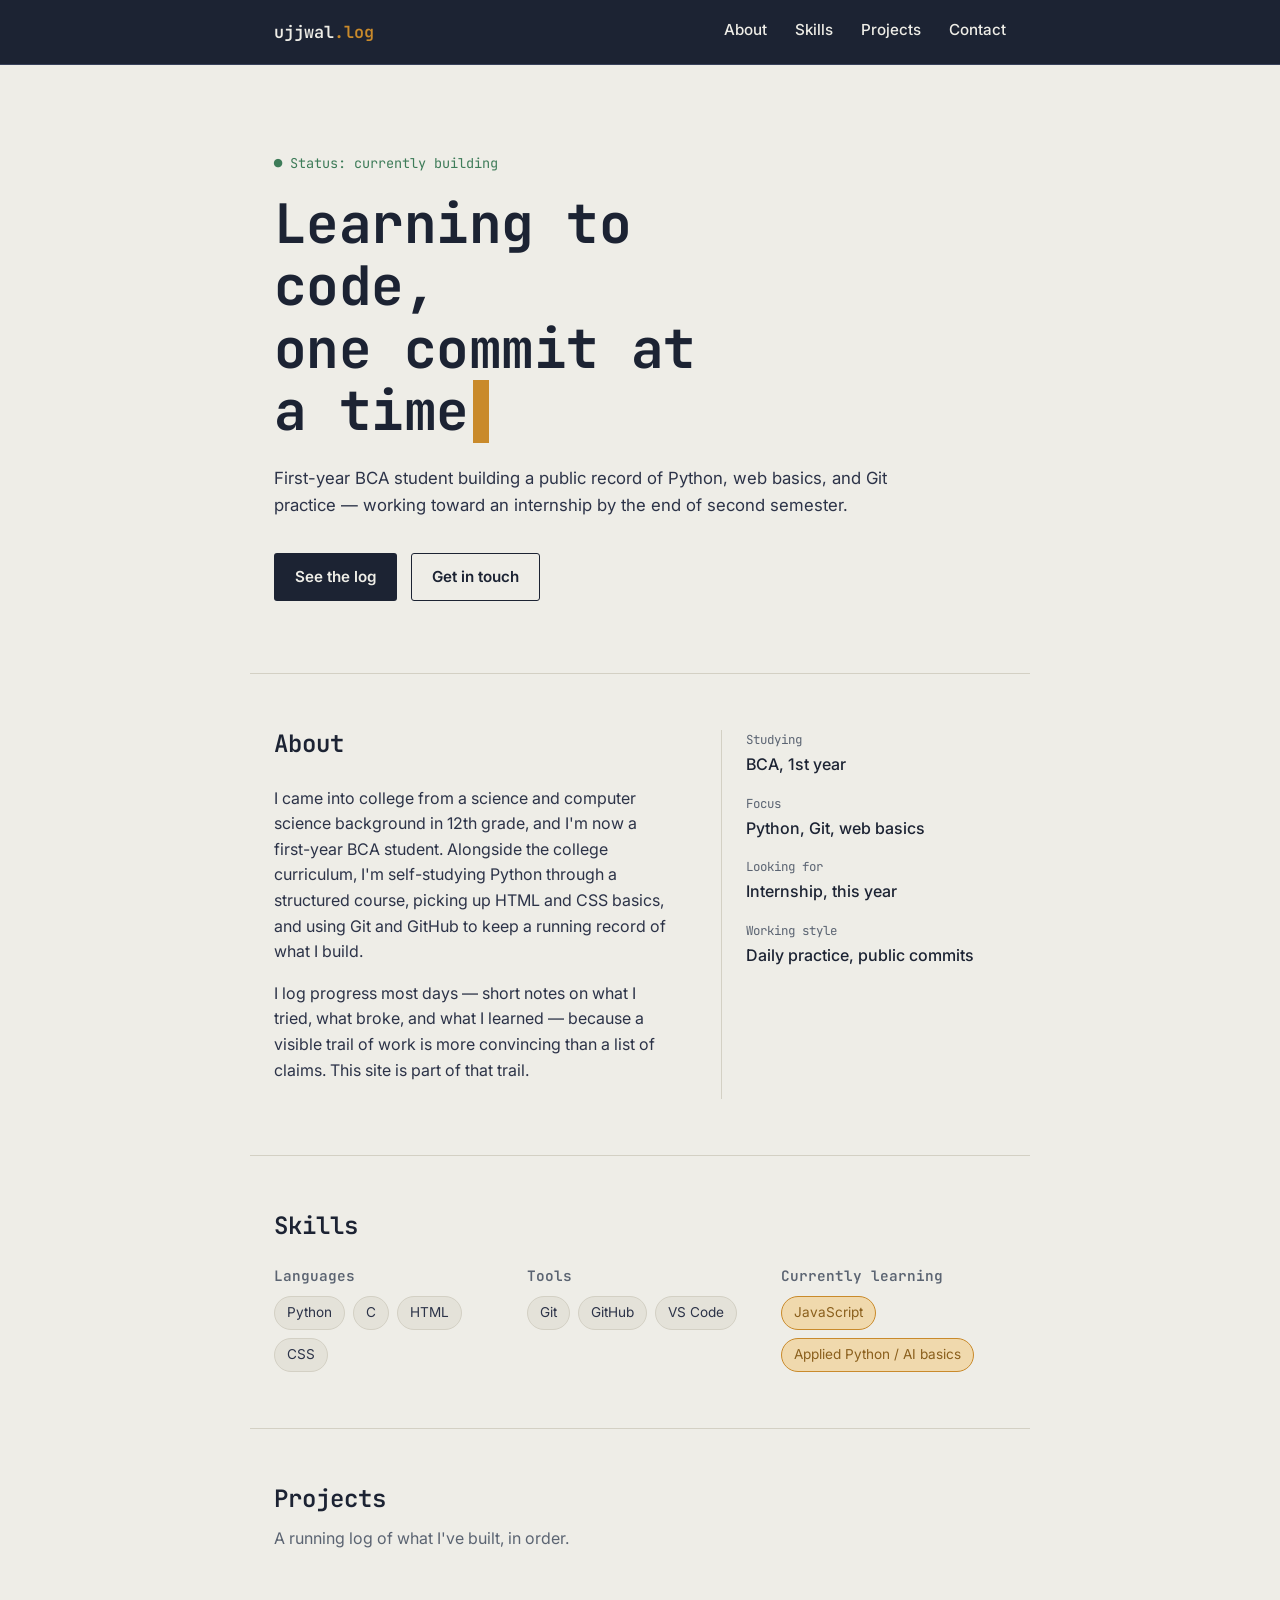
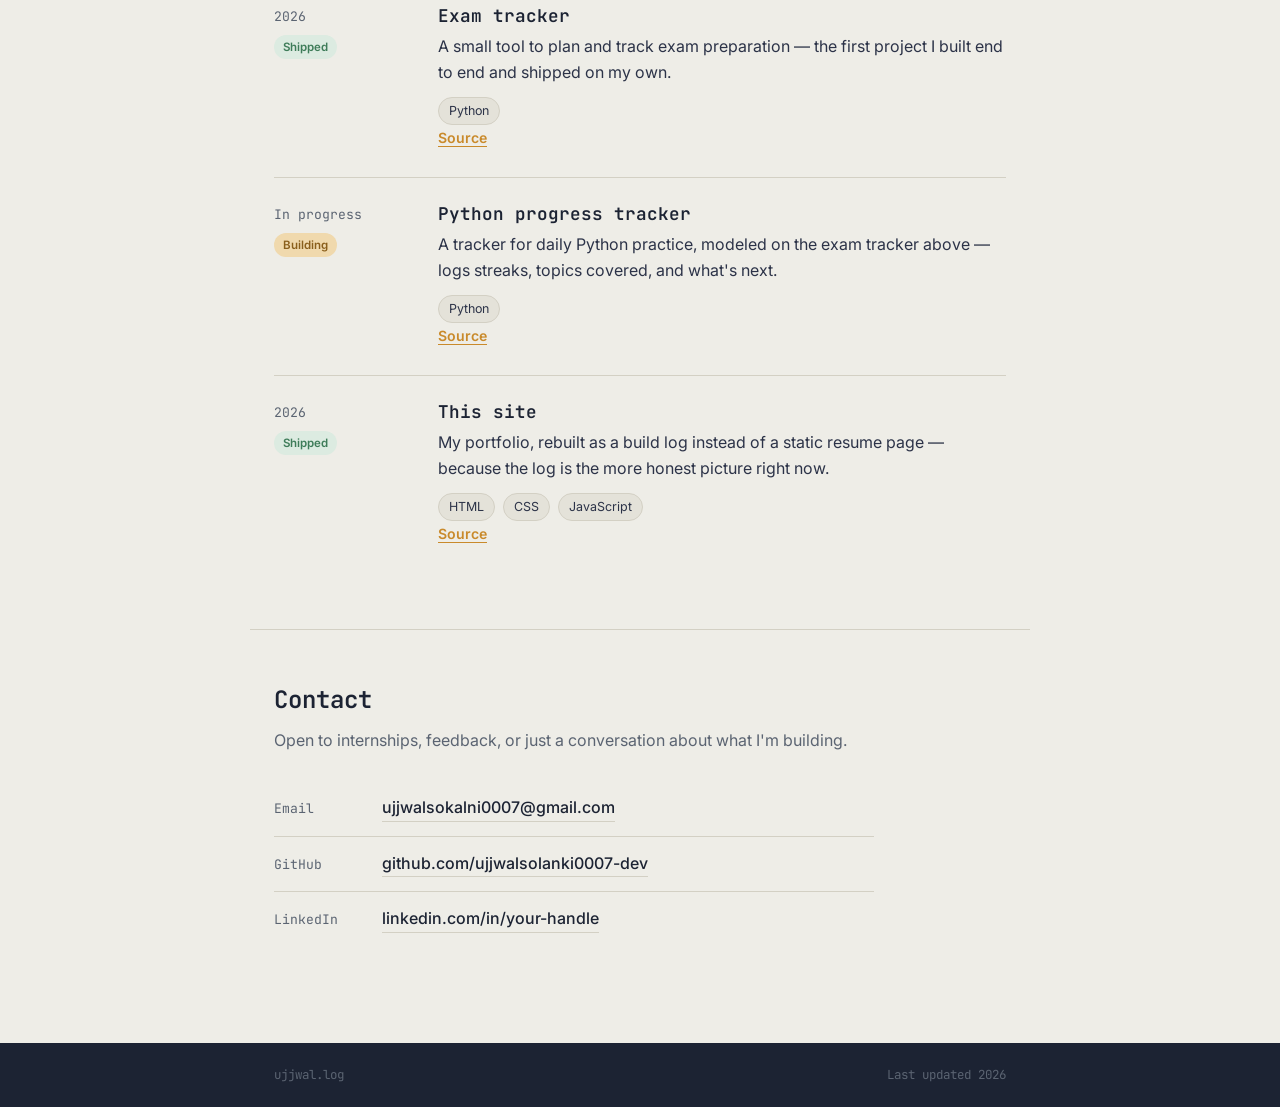
<file: frontend/index.html>
<!DOCTYPE html>
<html lang="en">
<head>
<meta charset="UTF-8">
<meta name="viewport" content="width=device-width, initial-scale=1.0">
<title>Ujjwal — build log</title>
<meta name="description" content="Ujjwal's build log: a first-year BCA student learning Python, Git, and web development in public.">
<link rel="preconnect" href="https://fonts.googleapis.com">
<link rel="preconnect" href="https://fonts.gstatic.com" crossorigin>
<link href="https://fonts.googleapis.com/css2?family=JetBrains+Mono:wght@400;600;700&family=Inter:wght@400;500;600&display=swap" rel="stylesheet">
<link rel="stylesheet" href="index.css">
</head>
<body>

<header class="site-header">
  <div class="wrap header-row">
    <a href="#top" class="logo">ujjwal<span class="accent">.log</span></a>
    <button class="nav-toggle" aria-expanded="false" aria-controls="nav-menu">
      <span></span><span></span><span></span>
    </button>
    <nav id="nav-menu" class="site-nav">
      <a href="#about">About</a>
      <a href="#skills">Skills</a>
      <a href="#projects">Projects</a>
      <a href="#contact">Contact</a>
    </nav>
  </div>
</header>

<main id="top">

  <section class="hero wrap">
    <p class="hero-kicker">Status: currently building</p>
    <h1 class="hero-title">Learning to code,<br>one commit at a time<span class="cursor" aria-hidden="true"></span></h1>
    <p class="hero-sub">
      First-year BCA student building a public record of Python, web basics,
      and Git practice — working toward an internship by the end of second semester.
    </p>
    <div class="hero-actions">
      <a class="btn btn-primary" href="#projects">See the log</a>
      <a class="btn btn-ghost" href="#contact">Get in touch</a>
    </div>
  </section>

  <section id="about" class="section wrap">
    <div class="about-grid">
      <div class="about-copy">
        <h2>About</h2>
        <p>
          I came into college from a science and computer science background in
          12th grade, and I'm now a first-year BCA student. Alongside the
          college curriculum, I'm self-studying Python through a structured
          course, picking up HTML and CSS basics, and using Git and GitHub to
          keep a running record of what I build.
        </p>
        <p>
          I log progress most days — short notes on what I tried, what broke,
          and what I learned — because a visible trail of work is more
          convincing than a list of claims. This site is part of that trail.
        </p>
      </div>
      <div class="about-facts">
        <div class="fact">
          <span class="fact-label">Studying</span>
          <span class="fact-value">BCA, 1st year</span>
        </div>
        <div class="fact">
          <span class="fact-label">Focus</span>
          <span class="fact-value">Python, Git, web basics</span>
        </div>
        <div class="fact">
          <span class="fact-label">Looking for</span>
          <span class="fact-value">Internship, this year</span>
        </div>
        <div class="fact">
          <span class="fact-label">Working style</span>
          <span class="fact-value">Daily practice, public commits</span>
        </div>
      </div>
    </div>
  </section>

  <section id="skills" class="section wrap">
    <h2>Skills</h2>
    <div class="skill-groups">
      <div class="skill-group">
        <h3>Languages</h3>
        <ul class="tag-list">
          <li class="tag">Python</li>
          <li class="tag">C</li>
          <li class="tag">HTML</li>
          <li class="tag">CSS</li>
        </ul>
      </div>
      <div class="skill-group">
        <h3>Tools</h3>
        <ul class="tag-list">
          <li class="tag">Git</li>
          <li class="tag">GitHub</li>
          <li class="tag">VS Code</li>
        </ul>
      </div>
      <div class="skill-group">
        <h3>Currently learning</h3>
        <ul class="tag-list">
          <li class="tag tag-learning">JavaScript</li>
          <li class="tag tag-learning">Applied Python / AI basics</li>
        </ul>
      </div>
    </div>
  </section>

  <section id="projects" class="section wrap">
    <h2>Projects</h2>
    <p class="section-lede">A running log of what I've built, in order.</p>

    <ol class="log-list">
      <li class="log-entry">
        <div class="log-meta">
          <span class="log-date">2026</span>
          <span class="status status-shipped">Shipped</span>
        </div>
        <div class="log-body">
          <h3>Exam tracker</h3>
          <p>A small tool to plan and track exam preparation — the first
             project I built end to end and shipped on my own.</p>
          <ul class="tag-list tag-list-sm">
            <li class="tag">Python</li>
          </ul>
          <div class="log-links">
            <a href="#">Source</a>
          </div>
        </div>
      </li>

      <li class="log-entry">
        <div class="log-meta">
          <span class="log-date">In progress</span>
          <span class="status status-progress">Building</span>
        </div>
        <div class="log-body">
          <h3>Python progress tracker</h3>
          <p>A tracker for daily Python practice, modeled on the exam tracker
             above — logs streaks, topics covered, and what's next.</p>
          <ul class="tag-list tag-list-sm">
            <li class="tag">Python</li>
          </ul>
          <div class="log-links">
            <a href="#">Source</a>
          </div>
        </div>
      </li>

      <li class="log-entry">
        <div class="log-meta">
          <span class="log-date">2026</span>
          <span class="status status-shipped">Shipped</span>
        </div>
        <div class="log-body">
          <h3>This site</h3>
          <p>My portfolio, rebuilt as a build log instead of a static resume
             page — because the log is the more honest picture right now.</p>
          <ul class="tag-list tag-list-sm">
            <li class="tag">HTML</li>
            <li class="tag">CSS</li>
            <li class="tag">JavaScript</li>
          </ul>
          <div class="log-links">
            <a href="#">Source</a>
          </div>
        </div>
      </li>
    </ol>
  </section>

  <section id="contact" class="section wrap">
    <h2>Contact</h2>
    <p class="section-lede">Open to internships, feedback, or just a conversation about what I'm building.</p>
    <div class="contact-rows">
      <div class="contact-row">
        <span class="contact-label">Email</span>
        <a class="contact-value" href="mailto:ujjwalsokalni0007@gmail.com">ujjwalsokalni0007@gmail.com</a>
      </div>
      <div class="contact-row">
        <span class="contact-label">GitHub</span>
        <a class="contact-value" href="https://github.com/ujjwalsolanki0007-dev" target="_blank" rel="noopener">github.com/ujjwalsolanki0007-dev</a>
      </div>
      <div class="contact-row">
        <span class="contact-label">LinkedIn</span>
        <a class="contact-value" href="#" target="_blank" rel="noopener">linkedin.com/in/your-handle</a>
      </div>
    </div>
  </section>

</main>

<footer class="site-footer">
  <div class="wrap footer-row">
    <span>ujjwal.log</span>
    <span>Last updated 2026</span>
  </div>
</footer>

<script src="script.js"></script>
</body>
</html>
</file>
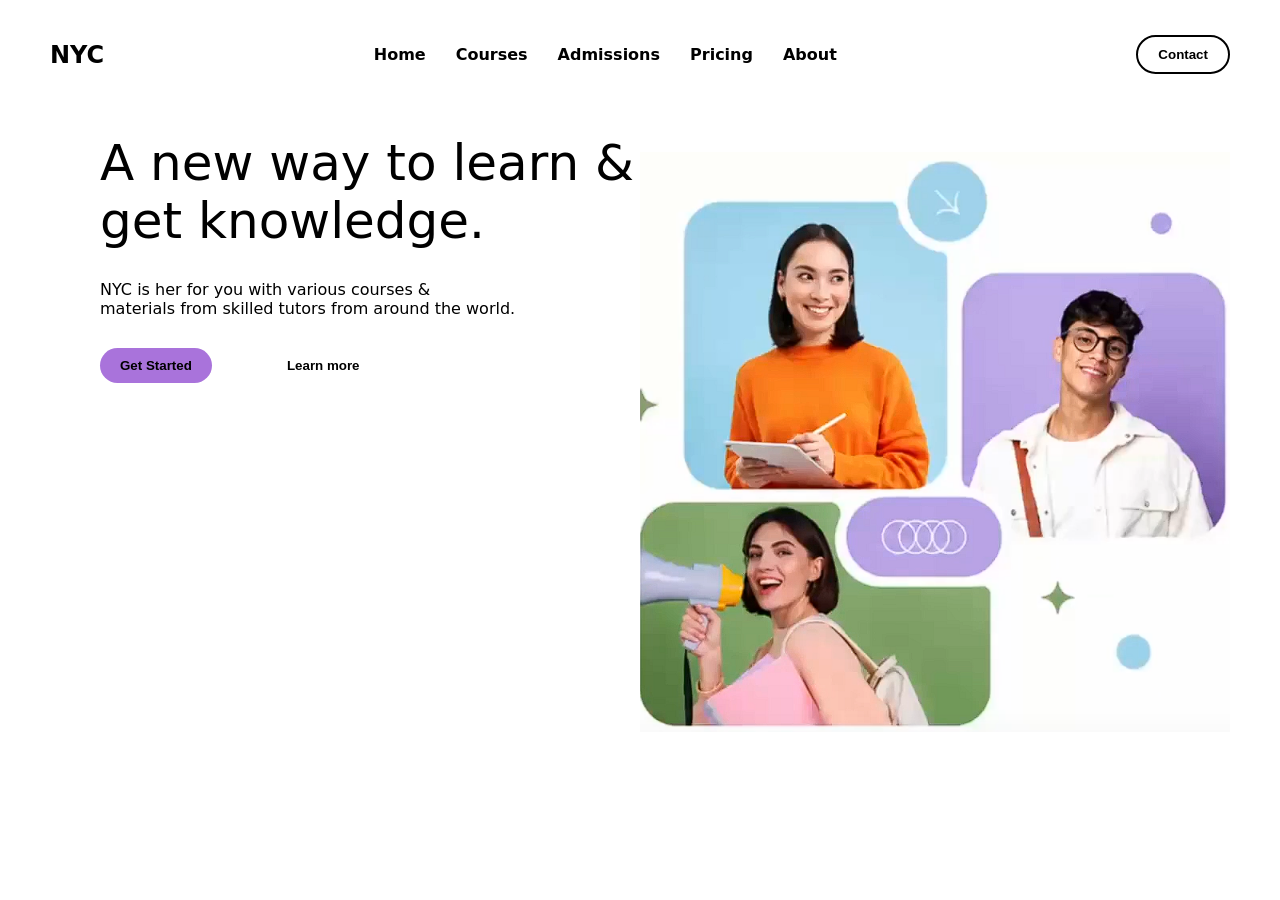
<file: project1/index.html>
<!DOCTYPE html>
<html lang="en">
<head>
  <meta charset="UTF-8">
  <meta name="viewport" content="width=device-width, initial-scale=1.0">
  <title>ujjwal</title>
  <link rel="stylesheet" href="index1.css">
</head>
<body>
  <main>
    <nav>
      <h1>NYC</h1>

    <div class="links"><p>Home</p>
    <p>Courses</p>
    <p>Admissions</p>
    <p>Pricing</p>
    <p>About</p></div>


    <button>Contact</button>
    </nav>

    <div class="down">
      <div class="left">
        <h1>A new way to learn & <br> get knowledge.</h1>
        <p>NYC is her for you with various courses & <br> materials from skilled tutors from around the world.</p>
      <button class="ijk">Get Started</button>
      <button id="prime" class="ijk">Learn more</button>

      
      </div>
      <div class="right">
        <img src="./image.png" alt="">
      </div>
    </div>
  </main>
</body>
</html>
</file>
<file: frontend/index.css>
/* ---------------------------------------------
   Tokens
--------------------------------------------- */
:root {
  --ink: #1c2333;
  --ink-soft: #2c3348;
  --paper: #eeede7;
  --paper-raised: #e4e2d9;
  --line: #d3d0c4;
  --line-dark: #38415a;
  --slate: #5b6472;
  --amber: #c98a2b;
  --amber-soft: #f0d9ad;
  --success: #3e7c59;
  --success-soft: #dcebe1;

  --mono: "JetBrains Mono", ui-monospace, SFMono-Regular, Menlo, monospace;
  --sans: "Inter", system-ui, -apple-system, "Segoe UI", sans-serif;

  --max: 780px;
}

* { box-sizing: border-box; }

html { scroll-behavior: smooth; }
@media (prefers-reduced-motion: reduce) {
  html { scroll-behavior: auto; }
}

body {
  margin: 0;
  background: var(--paper);
  color: var(--ink);
  font-family: var(--sans);
  font-size: 16px;
  line-height: 1.6;
  -webkit-font-smoothing: antialiased;
}

.wrap {
  max-width: var(--max);
  margin: 0 auto;
  padding: 0 24px;
}

a { color: inherit; }

h1, h2, h3 {
  font-family: var(--mono);
  line-height: 1.15;
  margin: 0;
}

:focus-visible {
  outline: 2px solid var(--amber);
  outline-offset: 3px;
}

/* ---------------------------------------------
   Header / nav
--------------------------------------------- */
.site-header {
  background: var(--ink);
  color: var(--paper);
  border-bottom: 1px solid var(--line-dark);
}

.header-row {
  display: flex;
  align-items: center;
  justify-content: space-between;
  height: 64px;
}

.logo {
  font-family: var(--mono);
  font-weight: 600;
  font-size: 1.05rem;
  text-decoration: none;
  color: var(--paper);
}
.logo .accent { color: var(--amber); }

.site-nav {
  display: flex;
  gap: 28px;
}

.site-nav a {
  text-decoration: none;
  color: var(--paper);
  font-size: 0.95rem;
  font-weight: 500;
  border-bottom: 1px solid transparent;
  padding-bottom: 2px;
  transition: border-color 0.15s ease;
}

.site-nav a:hover,
.site-nav a:focus-visible {
  border-color: var(--amber);
}

.nav-toggle {
  display: none;
  flex-direction: column;
  justify-content: center;
  gap: 5px;
  width: 36px;
  height: 36px;
  background: none;
  border: none;
  cursor: pointer;
  padding: 0;
}
.nav-toggle span {
  display: block;
  height: 2px;
  background: var(--paper);
  border-radius: 1px;
}

/* ---------------------------------------------
   Hero
--------------------------------------------- */
.hero {
  padding: 88px 24px 72px;
}

.hero-kicker {
  font-family: var(--mono);
  font-size: 0.85rem;
  color: var(--success);
  margin: 0 0 18px;
}
.hero-kicker::before {
  content: "● ";
}

.hero-title {
  font-size: clamp(2rem, 5vw, 3.4rem);
  font-weight: 700;
  letter-spacing: -0.01em;
  max-width: 14ch;
}

.cursor {
  display: inline-block;
  width: 0.5ch;
  margin-left: 4px;
  background: var(--amber);
  animation: blink 1s steps(1) infinite;
}
.cursor::after { content: "\00a0"; }

@keyframes blink {
  0%, 49% { opacity: 1; }
  50%, 100% { opacity: 0; }
}
@media (prefers-reduced-motion: reduce) {
  .cursor { animation: none; opacity: 1; }
}

.hero-sub {
  max-width: 58ch;
  color: var(--ink-soft);
  font-size: 1.05rem;
  margin-top: 22px;
}

.hero-actions {
  display: flex;
  gap: 14px;
  margin-top: 34px;
  flex-wrap: wrap;
}

.btn {
  display: inline-block;
  padding: 11px 20px;
  font-family: var(--sans);
  font-weight: 600;
  font-size: 0.95rem;
  text-decoration: none;
  border-radius: 3px;
  border: 1px solid transparent;
}

.btn-primary {
  background: var(--ink);
  color: var(--paper);
}
.btn-primary:hover { background: var(--ink-soft); }

.btn-ghost {
  border-color: var(--ink);
  color: var(--ink);
}
.btn-ghost:hover { background: var(--paper-raised); }

/* ---------------------------------------------
   Sections (shared)
--------------------------------------------- */
.section {
  padding: 56px 24px;
  border-top: 1px solid var(--line);
}

.section h2 {
  font-size: 1.5rem;
  font-weight: 600;
  margin-bottom: 28px;
}

.section-lede {
  color: var(--slate);
  margin: -14px 0 28px;
  max-width: 60ch;
}

/* ---------------------------------------------
   About
--------------------------------------------- */
.about-grid {
  display: grid;
  grid-template-columns: 1.4fr 1fr;
  gap: 48px;
}

.about-copy p {
  max-width: 62ch;
  color: var(--ink-soft);
}
.about-copy p + p { margin-top: 14px; }

.about-facts {
  display: flex;
  flex-direction: column;
  gap: 16px;
  border-left: 1px solid var(--line);
  padding-left: 24px;
}

.fact {
  display: flex;
  flex-direction: column;
  gap: 2px;
}
.fact-label {
  font-family: var(--mono);
  font-size: 0.78rem;
  color: var(--slate);
}
.fact-value {
  font-weight: 500;
}

/* ---------------------------------------------
   Skills
--------------------------------------------- */
.skill-groups {
  display: grid;
  grid-template-columns: repeat(3, 1fr);
  gap: 28px;
}

.skill-group h3 {
  font-size: 0.9rem;
  font-weight: 600;
  color: var(--slate);
  margin-bottom: 12px;
}

.tag-list {
  list-style: none;
  display: flex;
  flex-wrap: wrap;
  gap: 8px;
  margin: 0;
  padding: 0;
}

.tag {
  font-size: 0.85rem;
  padding: 5px 12px;
  border: 1px solid var(--line);
  border-radius: 999px;
  background: var(--paper-raised);
  color: var(--ink-soft);
}

.tag-learning {
  border-color: var(--amber);
  color: #8a5f1c;
  background: var(--amber-soft);
}

.tag-list-sm .tag {
  font-size: 0.78rem;
  padding: 3px 10px;
}

/* ---------------------------------------------
   Projects / log
--------------------------------------------- */
.log-list {
  list-style: none;
  margin: 0;
  padding: 0;
  display: flex;
  flex-direction: column;
}

.log-entry {
  display: grid;
  grid-template-columns: 140px 1fr;
  gap: 24px;
  padding: 26px 0;
  border-top: 1px solid var(--line);
}
.log-entry:first-child { border-top: none; }

.log-meta {
  display: flex;
  flex-direction: column;
  gap: 8px;
}

.log-date {
  font-family: var(--mono);
  font-size: 0.82rem;
  color: var(--slate);
}

.status {
  display: inline-block;
  width: fit-content;
  font-size: 0.72rem;
  font-weight: 600;
  padding: 3px 9px;
  border-radius: 999px;
}
.status-shipped {
  background: var(--success-soft);
  color: var(--success);
}
.status-progress {
  background: var(--amber-soft);
  color: #8a5f1c;
}

.log-body h3 {
  font-size: 1.1rem;
  font-weight: 600;
  margin-bottom: 8px;
}

.log-body p {
  color: var(--ink-soft);
  max-width: 60ch;
  margin: 0 0 12px;
}

.log-links a {
  font-size: 0.88rem;
  font-weight: 600;
  color: var(--amber);
  text-decoration: none;
  border-bottom: 1px solid var(--amber);
}

/* ---------------------------------------------
   Contact
--------------------------------------------- */
.contact-rows {
  display: flex;
  flex-direction: column;
  max-width: 60ch;
}

.contact-row {
  display: flex;
  gap: 18px;
  padding: 14px 0;
  border-top: 1px solid var(--line);
  align-items: baseline;
}
.contact-row:first-child { border-top: none; }

.contact-label {
  font-family: var(--mono);
  font-size: 0.82rem;
  color: var(--slate);
  width: 90px;
  flex-shrink: 0;
}

.contact-value {
  text-decoration: none;
  font-weight: 500;
  border-bottom: 1px solid var(--line);
}
.contact-value:hover { border-color: var(--amber); }

/* ---------------------------------------------
   Footer
--------------------------------------------- */
.site-footer {
  background: var(--ink);
  color: var(--slate);
  margin-top: 40px;
}

.footer-row {
  display: flex;
  justify-content: space-between;
  padding: 22px 24px;
  font-family: var(--mono);
  font-size: 0.78rem;
}

/* ---------------------------------------------
   Responsive
--------------------------------------------- */
@media (max-width: 860px) {
  .about-grid { grid-template-columns: 1fr; }
  .about-facts {
    border-left: none;
    border-top: 1px solid var(--line);
    padding-left: 0;
    padding-top: 20px;
  }
  .skill-groups { grid-template-columns: 1fr 1fr; }
}

@media (max-width: 640px) {
  .nav-toggle { display: flex; }

  .site-nav {
    position: absolute;
    top: 64px;
    left: 0;
    right: 0;
    background: var(--ink);
    flex-direction: column;
    gap: 0;
    max-height: 0;
    overflow: hidden;
    transition: max-height 0.2s ease;
  }
  .site-nav.open { max-height: 240px; }
  .site-nav a {
    padding: 14px 24px;
    border-bottom: 1px solid var(--line-dark);
  }

  .site-header { position: relative; }

  .skill-groups { grid-template-columns: 1fr; }

  .log-entry {
    grid-template-columns: 1fr;
    gap: 10px;
  }
  .log-meta {
    flex-direction: row;
    align-items: center;
  }

  .contact-row {
    flex-direction: column;
    gap: 4px;
  }
  .contact-label { width: auto; }
}
</file>
<file: project1/index1.css>
* {
    margin: 0;
    padding: 0;
    box-sizing: border-box;
}   
html, body {
    height: 100%;
    width: 100%;
    
}
main {
    padding: 35px 50px;
    width: 100%;
    height: 100%;
    background-color: #FFFFFF;
    font-family:system-ui, -apple-system, BlinkMacSystemFont, 'Segoe UI', Roboto, Oxygen, Ubuntu, Cantarell, 'Open Sans', 'Helvetica Neue', sans-serif ;
}
nav {
    display: flex;
  align-items: center;
  justify-content: space-between;
}
.links{
    display: flex;
}
.links p{
    margin-right: 30px;
    font-weight: 600;
    cursor: pointer;
}
nav button{
    padding: 10px 20px;
    background-color:transparent;
    border: 2px solid black;
    border-radius: 50px;
    font-weight: 600;
    cursor: pointer;
}   
.down {
    padding-top: 30px;
width: 100%;
height: 85%;
display: flex;

}
.left{
width: 50%;
height: 100%;
 /* background-color: red; */

}
.left h1 {
    margin-top: 30px;
    font-size: 50px;
    font-weight: 400;
    margin-bottom: 30px;
    margin-left: 50px;
}
.left p{
     margin-bottom: 30px;
    margin-left: 50px;
    
}
.ijk{
     margin-bottom: 30px;
    margin-left: 50px;

}
.left button{ padding: 10px 20px;
    background-color:rgb(169, 115, 219);
    border: none;
    border-radius: 50px;
    font-weight: 600;
    cursor: pointer;

}
#prime {
    background-color: transparent;
}
.right{
    height: 100%;
    width: 50%;  
}
.right img{
    width: 100%;
    height: 100%;
    object-fit: contain ;
}
</file>
